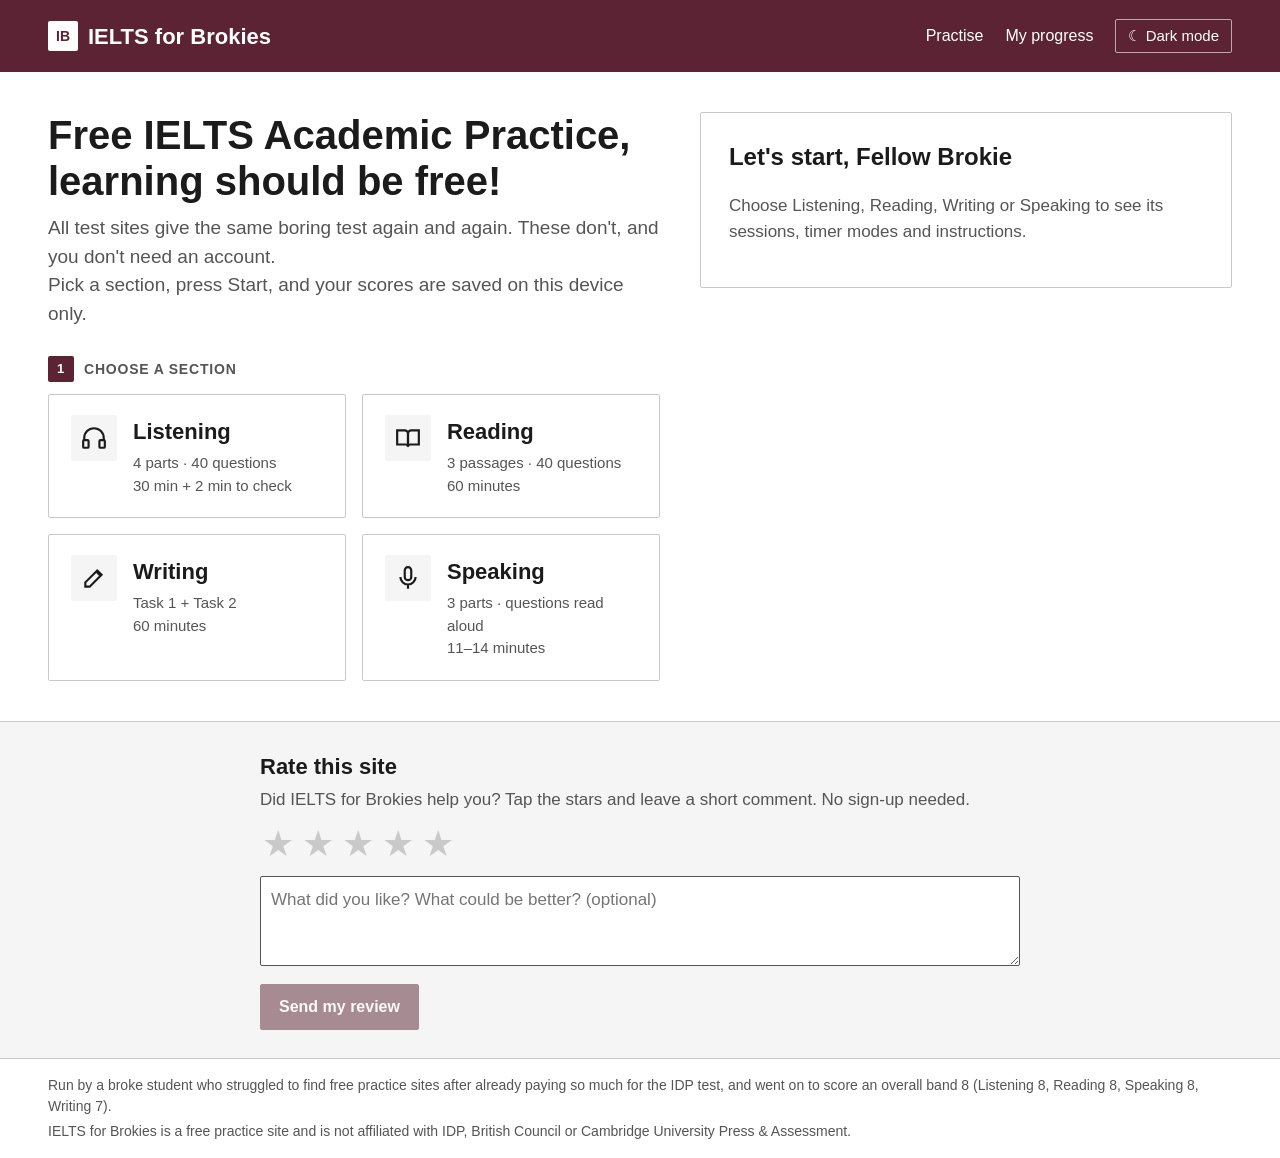
<file: index.html>
<!doctype html>
<html lang="en">
<head>
<meta charset="utf-8">
<meta name="viewport" content="width=device-width, initial-scale=1">
<title>IELTS for Brokies</title>
<meta name="description" content="Free IELTS Academic practice tests that look and work like the real computer-delivered test. No sign-up, no ads.">
<link rel="icon" href="data:image/svg+xml,%3Csvg xmlns='http://www.w3.org/2000/svg' viewBox='0 0 32 32'%3E%3Crect width='32' height='32' rx='3' fill='%235b2333'/%3E%3Ctext x='16' y='21' font-family='Arial' font-size='14' font-weight='700' fill='white' text-anchor='middle'%3EIB%3C/text%3E%3C/svg%3E">
<link rel="stylesheet" href="css/style.css">
</head>
<body>
<header class="site-head">
  <a class="logo" href="index.html"><span class="logo-mark">IB</span><span class="logo-text">IELTS for Brokies</span></a>
  <nav class="nav">
    <a href="index.html">Practise</a>
    <a href="progress.html">My progress</a>
    <button class="theme-btn" data-theme-toggle type="button">☾ Dark mode</button>
  </nav>
</header>

<!-- ============ HOME + START STEPS ============ -->
<main id="homeView">
  <div class="home-body">
    <div class="hero">
      <h1>Free IELTS Academic Practice, learning should be free!</h1>
      <p class="lead">All test sites give the same boring test again and again. These don't, and you don't need an account.<br>Pick a section, press Start, and your scores are saved on this device only.</p>
      <p class="step-label"><span class="step-num">1</span>Choose a section</p>
      <div class="sections" id="sectionList">
        <button class="sec" type="button" data-section="listening" aria-pressed="false"><span class="ic"><svg viewBox="0 0 24 24" aria-hidden="true"><path d="M3 14v-2a9 9 0 0 1 18 0v2"/><rect x="2" y="14" width="5" height="7" rx="1"/><rect x="17" y="14" width="5" height="7" rx="1"/></svg></span><span><h3>Listening</h3><p>4 parts · 40 questions<br>30 min + 2 min to check</p></span></button>
        <button class="sec" type="button" data-section="reading" aria-pressed="false"><span class="ic"><svg viewBox="0 0 24 24" aria-hidden="true"><path d="M2 5h7a3 3 0 0 1 3 3v12a2 2 0 0 0-2-2H2z"/><path d="M22 5h-7a3 3 0 0 0-3 3v12a2 2 0 0 1 2-2h8z"/></svg></span><span><h3>Reading</h3><p>3 passages · 40 questions<br>60 minutes</p></span></button>
        <button class="sec" type="button" data-section="writing" aria-pressed="false"><span class="ic"><svg viewBox="0 0 24 24" aria-hidden="true"><path d="M4 20h4L19 9l-4-4L4 16z"/><path d="M14 6l4 4"/></svg></span><span><h3>Writing</h3><p>Task 1 + Task 2<br>60 minutes</p></span></button>
        <button class="sec" type="button" data-section="speaking" aria-pressed="false"><span class="ic"><svg viewBox="0 0 24 24" aria-hidden="true"><rect x="9" y="2" width="6" height="12" rx="3"/><path d="M5 11a7 7 0 0 0 14 0M12 18v4"/></svg></span><span><h3>Speaking</h3><p>3 parts · questions read aloud<br>11–14 minutes</p></span></button>
      </div>
    </div>
    <section class="setup" id="setup" aria-live="polite">
      <h2>Let's start, Fellow Brokie</h2>
      <p class="setup-empty">Choose Listening, Reading, Writing or Speaking to see its sessions, timer modes and instructions.</p>
    </section>
  </div>
</main>

<!-- ============ RESULTS ============ -->
<main id="resultsView"></main>

<!-- ============ TEST ============ -->
<div id="testView">
  <header class="top">
    <span class="logo"><span class="logo-mark">IB</span><span class="logo-text">IELTS for Brokies</span></span>
    <div class="cand"><b>Candidate</b><span id="testLabel">Reading · Session 1</span></div>
    <div class="spacer"></div>
    <label class="vol hidden" id="volWrap">Volume <input type="range" id="vol" min="0" max="1" step="0.1" value="1" aria-label="Volume"></label>
    <div class="timer" id="timer" role="timer" aria-live="off"><small>Time left</small><span id="timerText">60:00</span></div>
    <button class="tbtn hidden" id="pauseBtn" type="button">❚❚ Pause</button>
    <button class="tbtn" data-theme-toggle data-compact type="button">☾</button>
    <button class="tbtn sub" id="submitBtn" type="button">Submit ✓</button>
  </header>
  <div class="partband" id="partband"></div>
  <div class="test-main" id="testMain"></div>
  <nav class="bottom" id="bottomBar" aria-label="Question navigation"></nav>
  <div class="paused hidden" id="pausedScreen">
    <div><h2>Paused</h2><p>The test is hidden while paused. The timer has stopped.</p><button class="btn primary" id="resumeBtn" type="button">▶ Resume test</button></div>
  </div>
</div>

<div id="toast" class="toast hidden" role="status" aria-live="assertive"></div>
<div id="modal" class="overlay hidden" role="dialog" aria-modal="true" aria-labelledby="modalTitle">
  <div class="dialog"><h2 id="modalTitle"></h2><p id="modalText"></p><div class="actions" id="modalActions"></div></div>
</div>

<section id="reviewBox"></section>
<footer class="site-foot" id="siteFoot"></footer>

<script src="js/common.js"></script>
<script src="js/config.js"></script>
<script src="js/answers.js"></script>
<script src="js/speech.js"></script>
<script src="js/questions.js"></script>
<script src="js/reading.js"></script>
<script src="js/listening.js"></script>
<script src="js/writing.js"></script>
<script src="js/speaking.js"></script>
<script src="js/app.js"></script>
<script src="js/reviews.js"></script>
</body>
</html>
</file>
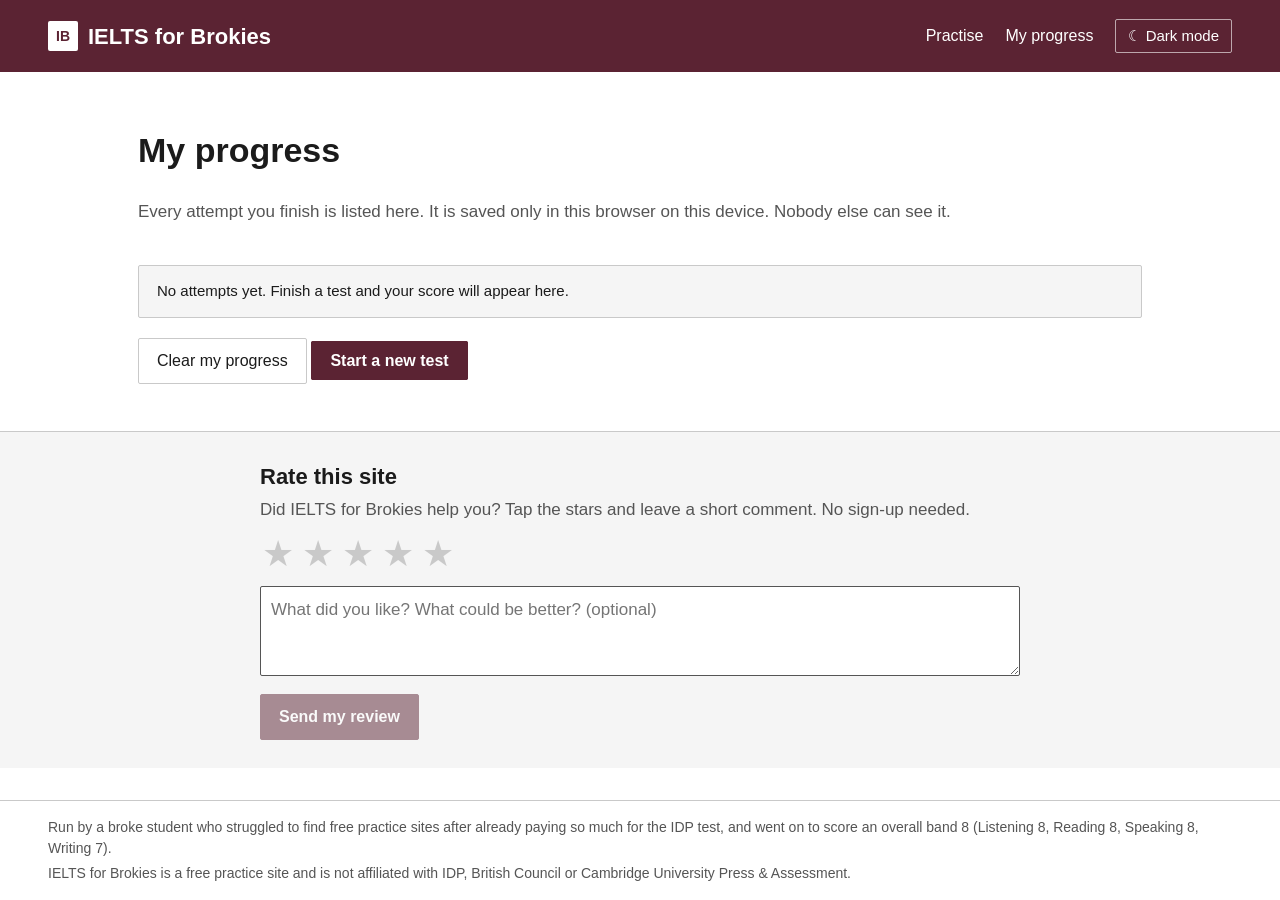
<file: progress.html>
<!doctype html>
<html lang="en">
<head>
<meta charset="utf-8">
<meta name="viewport" content="width=device-width, initial-scale=1">
<title>My Progress · IELTS for Brokies</title>
<link rel="icon" href="data:image/svg+xml,%3Csvg xmlns='http://www.w3.org/2000/svg' viewBox='0 0 32 32'%3E%3Crect width='32' height='32' rx='3' fill='%235b2333'/%3E%3Ctext x='16' y='21' font-family='Arial' font-size='14' font-weight='700' fill='white' text-anchor='middle'%3EIB%3C/text%3E%3C/svg%3E">
<link rel="stylesheet" href="css/style.css">
</head>
<body>
<header class="site-head">
  <a class="logo" href="index.html"><span class="logo-mark">IB</span><span class="logo-text">IELTS for Brokies</span></a>
  <nav class="nav">
    <a href="index.html">Practise</a>
    <a href="progress.html" aria-current="page">My progress</a>
    <button class="theme-btn" data-theme-toggle type="button">☾ Dark mode</button>
  </nav>
</header>
<main class="page">
  <h1>My progress</h1>
  <p class="lead" style="color:var(--muted)">Every attempt you finish is listed here. It is saved only in this browser on this device. Nobody else can see it.</p>
  <div id="summary" class="score-box"></div>
  <div id="list"></div>
  <p><button class="btn" type="button" id="clearBtn">Clear my progress</button> <a class="btn primary" href="index.html" style="text-decoration:none">Start a new test</a></p>
</main>
<div id="modal" class="overlay hidden" role="dialog" aria-modal="true" aria-labelledby="modalTitle">
  <div class="dialog"><h2 id="modalTitle">Clear all progress?</h2><p id="modalText">This deletes every saved attempt from this browser. It cannot be undone.</p>
  <div class="actions"><button class="btn" type="button" id="noBtn">Keep my progress</button><button class="btn primary" type="button" id="yesBtn">Yes, clear it</button></div></div>
</div>
<section id="reviewBox"></section>
<footer class="site-foot" id="siteFoot"></footer>
<script src="js/common.js"></script>
<script src="js/config.js"></script>
<script src="js/reviews.js"></script>
<script>
(function () {
  var I = window.IELTS, esc = I.esc;
  I.fillFooter(document.getElementById("siteFoot"));
  function render() {
    var list = I.progress.all();
    var box = document.getElementById("list");
    if (!I.store.available()) {
      box.innerHTML = '<div class="instr">Your browser is blocking storage (for example, private browsing), so progress cannot be saved here. Tests still work normally.</div>';
      document.getElementById("summary").innerHTML = ""; return;
    }
    if (!list.length) { box.innerHTML = '<div class="instr">No attempts yet. Finish a test and your score will appear here.</div>'; document.getElementById("summary").innerHTML = ""; return; }
    var best = {};
    list.forEach(function (a) { if (a.band != null && (best[a.section] == null || a.band > best[a.section])) best[a.section] = a.band; });
    document.getElementById("summary").innerHTML = ["listening", "reading", "writing", "speaking"].map(function (s) {
      return '<div class="score-tile"><div class="k">Best ' + I.SECTIONS[s].name + '</div><div class="v">' + (best[s] != null ? I.fmtBand(best[s]) : "–") + "</div></div>";
    }).join("");
    var h = '<table class="res-table"><thead><tr><th>Date</th><th>Section</th><th>Session</th><th>Mode</th><th>Score</th><th>Band</th></tr></thead><tbody>';
    list.forEach(function (a) {
      h += "<tr><td>" + esc(I.fmtDate(a.date)) + "</td><td>" + esc(I.SECTIONS[a.section] ? I.SECTIONS[a.section].name : a.section) + "</td><td>" + esc(a.session) + "</td><td>" + (a.mode === "exam" ? "Exam" : "Practice") +
        "</td><td>" + esc(a.score) + "</td><td>" + (a.band != null ? I.fmtBand(a.band) + (a.selfRated ? " <small>(self-rated)</small>" : " <small>(estimated)</small>") : "<small>not rated</small>") + "</td></tr>";
    });
    box.innerHTML = h + "</tbody></table>";
  }
  var modal = document.getElementById("modal");
  document.getElementById("clearBtn").onclick = function () { modal.classList.remove("hidden"); document.getElementById("noBtn").focus(); };
  document.getElementById("noBtn").onclick = function () { modal.classList.add("hidden"); };
  document.getElementById("yesBtn").onclick = function () { I.progress.clear(); modal.classList.add("hidden"); render(); };
  render();
})();
</script>
</body>
</html>
</file>
<file: css/style.css>
/* IELTS for Brokies — "Exam Classic" style, burgundy */
:root{
  --bg:#ffffff; --page:#ffffff; --text:#1b1b1b; --muted:#555; --border:#c9c9c9; --band:#efefef;
  --bar:#5b2333; --barText:#ffffff; --accent:#5b2333; --accentText:#ffffff; --soft:#f5f5f5;
  --hl:#fff27a; --ok:#1e7d32; --okBg:#e7f4e8; --bad:#c62828; --badBg:#fdeaea; --amber:#f5a623; --red:#e53935;
  --link:#1a56b0; --focus:#1a56b0; --radius:2px;
  color-scheme: light;
}
:root[data-theme="dark"]{
  --bg:#15171a; --page:#1b1e22; --text:#e8eaed; --muted:#a9b0b8; --border:#3c424a; --band:#23272c;
  --bar:#3d1722; --barText:#f3e6ea; --accent:#e3a9b8; --accentText:#2a0d15; --soft:#262b31;
  --hl:#6b5d10; --ok:#66bb6a; --okBg:#1d3320; --bad:#ef7070; --badBg:#3a1f1f; --link:#8ab4ff; --focus:#8ab4ff;
  color-scheme: dark;
}
*{box-sizing:border-box}
html,body{margin:0;padding:0}
body{font-family:Arial,Helvetica,sans-serif;background:var(--bg);color:var(--text);font-size:17px;line-height:1.5;min-height:100vh;display:flex;flex-direction:column}
a{color:var(--link)}
button,input,select,textarea{font:inherit;color:inherit}
button{cursor:pointer}
:focus-visible{outline:3px solid var(--focus);outline-offset:2px}
.hidden{display:none !important}
.sr{position:absolute;width:1px;height:1px;overflow:hidden;clip:rect(0 0 0 0)}

/* ---------- site header / footer ---------- */
.site-head{display:flex;align-items:center;justify-content:space-between;gap:16px;padding:0 48px;min-height:72px;background:var(--bar);color:var(--barText);flex-wrap:wrap}
.logo{font-weight:700;font-size:22px;display:flex;align-items:center;gap:10px;color:inherit;text-decoration:none}
.logo-mark{width:30px;height:30px;border-radius:2px;background:#fff;color:#5b2333;display:grid;place-items:center;font-size:14px;font-weight:800;flex:none}
.nav{display:flex;gap:22px;align-items:center;font-size:16px}
.nav a{color:var(--barText);text-decoration:none}
.nav a:hover{text-decoration:underline}
.theme-btn{border:1px solid rgba(255,255,255,.6);background:transparent;color:var(--barText);padding:5px 12px;border-radius:2px;font-size:15px}
.site-foot{margin-top:auto;padding:16px 48px;border-top:1px solid var(--border);font-size:14px;color:var(--muted)}

/* ---------- home ---------- */
.home-body{display:grid;grid-template-columns:1.15fr 1fr;gap:40px;padding:40px 48px;max-width:1440px;width:100%;margin:0 auto}
.hero h1{font-size:40px;line-height:1.15;margin:0 0 10px}
.hero .lead{font-size:19px;color:var(--muted);margin:0 0 28px;max-width:640px}
.step-label{font-size:14px;font-weight:700;text-transform:uppercase;letter-spacing:.8px;color:var(--muted);margin:0 0 12px;display:flex;align-items:center;gap:10px}
.step-num{display:inline-grid;place-items:center;width:26px;height:26px;border-radius:2px;background:var(--accent);color:var(--accentText);font-size:13px}
.sections{display:grid;grid-template-columns:1fr 1fr;gap:16px}
.sec{background:var(--page);border:1px solid var(--border);border-radius:2px;padding:20px 22px;display:flex;gap:16px;align-items:flex-start;min-height:120px;text-align:left;width:100%}
.sec:hover{border-color:var(--text)}
.sec h3{margin:0 0 4px;font-size:22px}
.sec p{margin:0;color:var(--muted);font-size:15px}
.sec .ic{width:46px;height:46px;flex:none;border-radius:2px;background:var(--soft);display:grid;place-items:center}
.sec .ic svg{width:26px;height:26px;stroke:var(--text);fill:none;stroke-width:2}
.sec[aria-pressed="true"]{border:2px solid var(--text);background:var(--soft)}
.setup{background:var(--page);border:1px solid var(--border);border-radius:2px;padding:26px 28px;align-self:start}
.setup h2{margin:0 0 18px;font-size:24px}
.setup-empty{color:var(--muted);font-size:17px}
.sessions{display:flex;gap:10px;margin-bottom:22px}
.sess{flex:1;border:1px solid var(--border);border-radius:2px;padding:10px 0;text-align:center;font-weight:700;font-size:18px;background:var(--page)}
.sess small{display:block;font-weight:400;font-size:12px;color:var(--muted)}
.sess[aria-pressed="true"]{background:var(--accent);color:var(--accentText);border-color:var(--accent)}
.sess[aria-pressed="true"] small{color:inherit;opacity:.85}
.sess:disabled{opacity:.55;border-style:dashed;cursor:not-allowed}
.modes{display:grid;grid-template-columns:1fr 1fr;gap:12px;margin-bottom:22px}
.mode{border:1px solid var(--border);border-radius:2px;padding:14px 16px;background:var(--page);text-align:left}
.mode b{display:block;font-size:17px}
.mode span{font-size:14px;color:var(--muted)}
.mode[aria-pressed="true"]{border:2px solid var(--text);background:var(--soft)}
.instr{background:var(--soft);border-radius:2px;padding:14px 18px;font-size:15px;margin-bottom:20px;border:1px solid var(--border)}
.instr ul{margin:6px 0 0;padding-left:20px}
.instr li{margin-bottom:3px}
.btn-big{width:100%;padding:16px;font-size:20px;font-weight:700;border:0;border-radius:2px;background:var(--accent);color:var(--accentText)}
.btn{padding:10px 18px;border:1px solid var(--border);border-radius:2px;background:var(--page);font-size:16px}
.btn.primary{background:var(--accent);color:var(--accentText);border-color:var(--accent);font-weight:700}
.btn:disabled{opacity:.5;cursor:not-allowed}

/* ---------- test layout ---------- */
body.in-test{height:100vh;height:100dvh;overflow:hidden}
body.in-test .site-head,body.in-test .site-foot,body.in-test #reviewBox,body.in-test #homeView,body.in-test #resultsView{display:none}
#testView{display:none;flex-direction:column;height:100vh;height:100dvh;position:relative}
body.in-test #testView{display:flex}
.top{min-height:58px;background:var(--bar);color:var(--barText);display:flex;align-items:center;padding:6px 20px;gap:18px;flex:none;flex-wrap:wrap}
.top .logo{font-size:17px}
.top .logo-mark{width:26px;height:26px;font-size:12px}
.cand{font-size:14px;line-height:1.25;opacity:.92}
.cand b{display:block;font-size:15px}
.spacer{flex:1}
.timer{font-variant-numeric:tabular-nums;font-size:22px;font-weight:700;color:#fff;display:flex;align-items:center;gap:8px;white-space:nowrap}
.timer small{font-size:13px;font-weight:400;opacity:.85}
.timer.amber{color:var(--amber)}
.timer.red{color:#ff5252}
.timer.over{animation:blink 1s steps(2) infinite}
@keyframes blink{50%{opacity:.4}}
.tbtn{border:1px solid rgba(255,255,255,.55);background:transparent;color:#fff;padding:7px 16px;border-radius:2px;font-size:15px;white-space:nowrap}
.tbtn.sub{background:#fff;color:#111;border-color:#fff;font-weight:700}
.vol{display:flex;align-items:center;gap:6px;font-size:14px;color:#fff}
.vol input{width:90px}
.partband{background:var(--band);border-bottom:1px solid var(--border);padding:10px 22px;flex:none;display:flex;align-items:center;gap:20px;flex-wrap:wrap}
.partband .ptitle b{font-size:17px;display:block}
.partband .ptitle span{font-size:15px;color:var(--muted)}
.audio-bar{display:flex;align-items:center;gap:10px;flex-wrap:wrap;margin-left:auto;font-size:15px}
.audio-status{color:var(--muted)}
.audio-status.playing{color:var(--text);font-weight:700}
.test-main{flex:1;min-height:0;background:var(--page);position:relative}
.split{display:grid;grid-template-columns:1fr 14px 1fr;height:100%}
.pane{overflow-y:auto;padding:22px 30px 40px;-webkit-overflow-scrolling:touch}
.divider{border-left:1px solid var(--border);border-right:1px solid var(--border);background:var(--band);display:grid;place-items:center;color:var(--muted);font-size:12px}
.single{height:100%;overflow-y:auto;padding:24px 30px 40px}
.single-inner{max-width:960px;margin:0 auto}
.pane-foot{margin-top:40px;font-size:13px;color:var(--muted);border-top:1px solid var(--border);padding-top:10px}

/* passage */
.passage h2{margin:0 0 4px;font-size:24px}
.passage .sub{font-style:italic;color:var(--muted);margin:0 0 16px}
.passage p{margin:0 0 14px;font-size:16.5px}
.passage .plabel{font-weight:700;margin-right:8px}
.passage .tip{font-size:13px;color:var(--muted);border:1px dashed var(--border);padding:6px 10px;margin-bottom:16px;border-radius:2px}
mark.hl{background:var(--hl);color:inherit;padding:0 1px;cursor:pointer}
.hlpop{position:fixed;z-index:50;background:var(--bar);color:#fff;font-size:14px;padding:4px;border-radius:2px;box-shadow:0 4px 12px rgba(0,0,0,.25);display:flex;gap:4px}
.hlpop button{background:transparent;border:0;color:#fff;padding:5px 10px}
.hlpop button:hover{background:rgba(255,255,255,.15)}
.jump-q{display:none;text-decoration:none;color:inherit}

/* questions */
.group{margin:0 0 30px}
.qhead{font-weight:700;margin:0 0 4px;font-size:17px}
.qinst{font-size:15.5px;margin:0 0 14px}
.qinst b{font-weight:700}
.q{margin:0 0 16px;padding:4px;border-radius:2px;scroll-margin-top:20px}
.q .qt{display:flex;gap:12px;font-size:16.5px;margin-bottom:6px;align-items:flex-start}
.qn{font-weight:700;min-width:30px;height:30px;display:inline-grid;place-items:center;border:1px solid var(--border);border-radius:2px;font-size:14px;flex:none;background:var(--page)}
.q.cur .qn,.gapwrap.cur .qn{border:2px solid var(--text)}
.q.flagged .qn,.gapwrap.flagged .qn{box-shadow:inset -6px 6px 0 -3px var(--red)}
.opt{display:flex;align-items:flex-start;gap:10px;margin:0 0 3px 42px;font-size:16px;padding:4px 8px;border-radius:2px;cursor:pointer}
.opt:hover{background:var(--soft)}
.opt input{width:18px;height:18px;margin:3px 0 0;accent-color:var(--text);flex:none}
.opt .letter{font-weight:700;min-width:18px}
.opt:has(input:checked){background:var(--soft)}
.boxlist{border:1px solid var(--border);padding:12px 16px;margin:0 0 16px;border-radius:2px;background:var(--page)}
.boxlist h4{margin:0 0 6px;font-size:16px}
.boxlist div{font-size:15.5px;margin-bottom:3px}
.boxlist b{display:inline-block;min-width:36px}
.selrow{display:flex;align-items:center;gap:12px;flex-wrap:wrap}
.selrow select{min-width:120px;padding:5px 8px;border:1px solid var(--border);border-radius:2px;background:var(--page)}
.notes{border:1px solid var(--border);padding:16px 20px;border-radius:2px;background:var(--page)}
.notes h3{margin:0 0 10px;font-size:18px;text-align:center}
.notes h4{margin:14px 0 6px;font-size:16.5px}
.notes p{margin:0 0 8px;font-size:16px;line-height:2}
.notes ul{margin:0 0 8px;padding-left:22px}
.notes li{margin-bottom:4px;line-height:2;font-size:16px}
.gapwrap{display:inline-flex;align-items:center;gap:4px;white-space:nowrap;border-radius:2px}
.gapwrap .qn{min-width:26px;height:26px;font-size:13px}
.gap{width:170px;padding:2px 8px;border:1px solid var(--muted);border-radius:2px;background:var(--page);height:30px}
.gap:focus{border-color:var(--text)}
.grid-table{border-collapse:collapse;margin:0 0 10px;font-size:15.5px}
.grid-table th,.grid-table td{border:1px solid var(--border);padding:6px 9px;text-align:center}
.grid-table td.qtext{text-align:left;min-width:200px}
.grid-table input{width:18px;height:18px;accent-color:var(--text);cursor:pointer}
.mapwrap{display:flex;gap:24px;flex-wrap:wrap;align-items:flex-start}
.mapwrap svg{max-width:560px;width:100%;height:auto;border:1px solid var(--border);background:#fff}

/* bottom bar */
.bottom{min-height:64px;flex:none;border-top:2px solid var(--border);background:var(--page);display:flex;align-items:center;padding:6px 16px;gap:10px;flex-wrap:wrap}
.parts{display:flex;align-items:center;gap:8px;flex-wrap:wrap;flex:1;min-width:0}
.ptab{padding:8px 14px;border:1px solid var(--border);border-radius:2px;font-size:15px;background:var(--page);white-space:nowrap}
.ptab small{color:var(--muted);margin-left:6px}
.pcur{display:flex;align-items:center;gap:6px;padding-right:10px;border-right:1px solid var(--border);flex-wrap:wrap}
.pcur>b{margin-right:8px;font-size:15px}
.nb{min-width:34px;height:34px;display:grid;place-items:center;font-size:14px;border:1px solid var(--border);border-radius:2px;background:var(--page);position:relative;padding:0 4px}
.nb.ans{border-color:var(--text);font-weight:700;border-bottom-width:4px}
.nb.cur{outline:2px solid var(--text);outline-offset:2px}
.nb.flag::after{content:"";position:absolute;top:-1px;right:-1px;border-top:11px solid var(--red);border-left:11px solid transparent}
.flagbtn{padding:8px 14px;border:1px solid var(--border);border-radius:2px;font-size:15px;background:var(--page)}
.flagbtn[aria-pressed="true"]{border-color:var(--red);color:var(--red)}
.arrows{display:flex;gap:6px}
.arr{width:44px;height:44px;border-radius:2px;border:0;background:var(--bar);color:#fff;font-size:22px;display:grid;place-items:center}
:root[data-theme="dark"] .arr{background:#3a3f46}
.legend{display:flex;gap:14px;font-size:13px;color:var(--muted)}
.legend i{display:inline-block;width:12px;height:12px;border:1px solid var(--border);vertical-align:-1px;margin-right:4px}
.legend i.a{border:1px solid var(--text);border-bottom-width:3px}
.legend i.f{border-top:5px solid var(--red)}

/* overlays */
.toast{position:fixed;top:70px;left:50%;transform:translateX(-50%);background:var(--amber);color:#1b1b1b;padding:10px 22px;border-radius:2px;font-weight:700;box-shadow:0 6px 18px rgba(0,0,0,.25);font-size:16px;z-index:60;max-width:90vw;text-align:center}
.toast.red{background:var(--red);color:#fff}
.toast.info{background:var(--bar);color:#fff}
.overlay{position:fixed;inset:0;background:rgba(0,0,0,.55);display:grid;place-items:center;z-index:70;padding:16px}
.dialog{background:var(--page);color:var(--text);border-radius:2px;padding:26px 28px;max-width:480px;width:100%;box-shadow:0 10px 40px rgba(0,0,0,.35);border:1px solid var(--border)}
.dialog h2{margin:0 0 10px;font-size:22px}
.dialog p{margin:0 0 18px}
.dialog .actions{display:flex;gap:10px;justify-content:flex-end;flex-wrap:wrap}
.paused{position:absolute;inset:0;background:var(--page);z-index:40;display:grid;place-items:center;text-align:center}
.paused h2{font-size:34px;margin:0 0 8px}
.paused p{color:var(--muted);margin:0 0 20px}

/* writing */
.task-prompt .task-box{border:1px solid var(--border);padding:16px 20px;border-radius:2px;margin:12px 0}
.task-prompt .advice{color:var(--muted);font-size:15.5px}
.task-prompt svg{width:100%;height:auto;max-width:620px;display:block;margin:10px auto;background:#fff;border:1px solid var(--border)}
.write-pane{display:flex;flex-direction:column;height:100%}
.write-pane textarea{flex:1;min-height:300px;width:100%;resize:none;border:1px solid var(--muted);border-radius:2px;padding:14px;font-size:17px;line-height:1.6;background:var(--page)}
.wc{display:flex;justify-content:space-between;align-items:center;padding:8px 2px;font-size:15px;color:var(--muted)}
.wc b{color:var(--text)}
.wc .under{color:var(--bad)}

/* speaking */
.speak-card{border:1px solid var(--border);border-radius:2px;padding:24px 28px;background:var(--page);max-width:820px;margin:0 auto}
.speak-meta{font-size:14px;color:var(--muted);text-transform:uppercase;letter-spacing:.6px;margin-bottom:8px}
.speak-q{font-size:24px;line-height:1.35;margin:0 0 20px}
.speak-actions{display:flex;gap:10px;flex-wrap:wrap;align-items:center;margin-top:8px}
.rec-dot{display:inline-block;width:10px;height:10px;border-radius:50%;background:var(--red);margin-right:6px;animation:blink 1s steps(2) infinite}
.cue{border:2px solid var(--text);padding:18px 22px;border-radius:2px;margin:0 0 16px}
.cue h3{margin:0 0 8px;font-size:20px}
.cue ul{margin:4px 0 6px;padding-left:22px}
.subtimer{font-size:40px;font-weight:700;font-variant-numeric:tabular-nums;margin:6px 0}
.subtimer-label{font-weight:700}
.speak-notes{width:100%;min-height:140px;border:1px solid var(--muted);border-radius:2px;padding:10px;background:var(--page);resize:vertical}
.speak-intro{max-width:820px;margin:0 auto 16px;color:var(--muted)}
audio{max-width:100%}

/* results */
#resultsView{display:none}
body.show-results #resultsView{display:block}
body.show-results #homeView{display:none}
.results{max-width:1200px;margin:0 auto;padding:30px 48px 40px;width:100%}
.score-box{display:flex;gap:16px;flex-wrap:wrap;margin:10px 0 24px}
.score-tile{border:1px solid var(--border);border-radius:2px;padding:14px 20px;min-width:160px;background:var(--page)}
.score-tile .k{font-size:13px;color:var(--muted);text-transform:uppercase;letter-spacing:.6px}
.score-tile .v{font-size:32px;font-weight:700}
.res-table{width:100%;border-collapse:collapse;margin:0 0 26px;font-size:15.5px}
.res-table th,.res-table td{border:1px solid var(--border);padding:8px 10px;text-align:left;vertical-align:top}
.res-table th{background:var(--band)}
.res-table td.mark{white-space:nowrap}
.res-table tr.ok td.mark{color:var(--ok);font-weight:700}
.res-table tr.bad td.mark{color:var(--bad);font-weight:700}
.res-table tr.ok{background:var(--okBg)}
.res-table tr.bad{background:var(--badBg)}
.res-table .expl{font-size:14.5px;color:var(--text)}
.res-table .expl q{font-style:italic}
details.transcript{border:1px solid var(--border);border-radius:2px;padding:10px 16px;margin:0 0 20px;background:var(--page)}
details.transcript summary{font-weight:700;cursor:pointer}
details.transcript p{margin:6px 0;font-size:15.5px}
.compare{display:grid;grid-template-columns:1fr 1fr;gap:20px;margin:0 0 20px}
.compare>div{border:1px solid var(--border);border-radius:2px;padding:14px 18px;background:var(--page);white-space:pre-wrap;font-size:15.5px}
.compare h4{margin:0 0 8px;white-space:normal}
.checklist{border:1px solid var(--border);border-radius:2px;padding:14px 18px;margin:0 0 20px;background:var(--page)}
.checklist h4{margin:10px 0 6px}
.checklist label{display:flex;gap:10px;align-items:flex-start;margin:4px 0;font-size:15.5px}
.checklist input{margin-top:4px;accent-color:var(--text)}
.bandsel{display:flex;gap:10px;align-items:center;flex-wrap:wrap;margin:8px 0}
.bandsel select{padding:5px 8px;border:1px solid var(--border);border-radius:2px;background:var(--page)}
.res-actions{display:flex;gap:12px;flex-wrap:wrap;margin:20px 0}
.phrases{columns:2;column-gap:30px}
.phrases div{break-inside:avoid;margin-bottom:14px}
.phrases h4{margin:0 0 4px}
.phrases ul{margin:0;padding-left:20px}
.model-q{border:1px solid var(--border);border-radius:2px;padding:12px 16px;margin:0 0 12px;background:var(--page)}
.model-q .qq{font-weight:700;margin-bottom:6px}
.model-q p{margin:0 0 6px}

/* progress page */
.page{max-width:1100px;margin:0 auto;padding:30px 48px;width:100%}

/* ---------- phones & small screens ---------- */
@media (max-width:900px){
  body{font-size:16px}
  .site-head{padding:10px 16px}
  .logo{font-size:19px}
  .home-body{grid-template-columns:1fr;padding:22px 16px;gap:24px}
  .hero h1{font-size:30px}
  .sections{grid-template-columns:1fr 1fr;gap:10px}
  .sec{padding:14px;min-height:0;flex-direction:column;gap:8px}
  .sec h3{font-size:19px}
  .setup{padding:18px 16px}
  .sessions{gap:6px}
  .sess small{font-size:10px}
  .modes{grid-template-columns:1fr}
  .site-foot{padding:14px 16px}
  .top{padding:6px 10px;gap:8px}
  .top .logo span.logo-text{display:none}
  .cand{font-size:12px}
  .timer{font-size:19px}
  .timer small{display:none}
  .tbtn{padding:6px 10px;font-size:14px}
  .vol{display:none}
  .partband{padding:8px 12px}
  .split{display:block;height:100%;overflow-y:auto}
  .split .pane{overflow:visible;padding:16px}
  .split .divider{display:none}
  .split .pane.passage{border-bottom:3px solid var(--border)}
  .jump-q{display:inline-block;margin-bottom:12px}
  .single{padding:16px}
  .opt{margin-left:0}
  .gap{width:130px}
  .bottom{padding:6px 8px;gap:6px;flex-wrap:nowrap;min-height:54px}
  .parts{flex-wrap:nowrap;overflow-x:auto;-webkit-overflow-scrolling:touch;scrollbar-width:thin}
  .pcur{flex-wrap:nowrap}
  .flagbtn .flag-text{display:none}
  .legend{display:none}
  .nb{min-width:30px;height:30px;font-size:13px}
  .ptab{padding:6px 8px;font-size:13px}
  .flagbtn{padding:6px 8px;font-size:13px}
  .arr{width:38px;height:38px}
  .results,.page{padding:20px 16px}
  .compare{grid-template-columns:1fr}
  .phrases{columns:1}
  .write-pane textarea{min-height:260px}
  .speak-q{font-size:20px}
  .grid-table{font-size:14px}
  .grid-table th,.grid-table td{padding:4px 5px}
  .res-table{font-size:14px}
  .res-table th,.res-table td{padding:6px}
}
@media print{.site-head,.res-actions,.theme-btn{display:none}}
</file>
